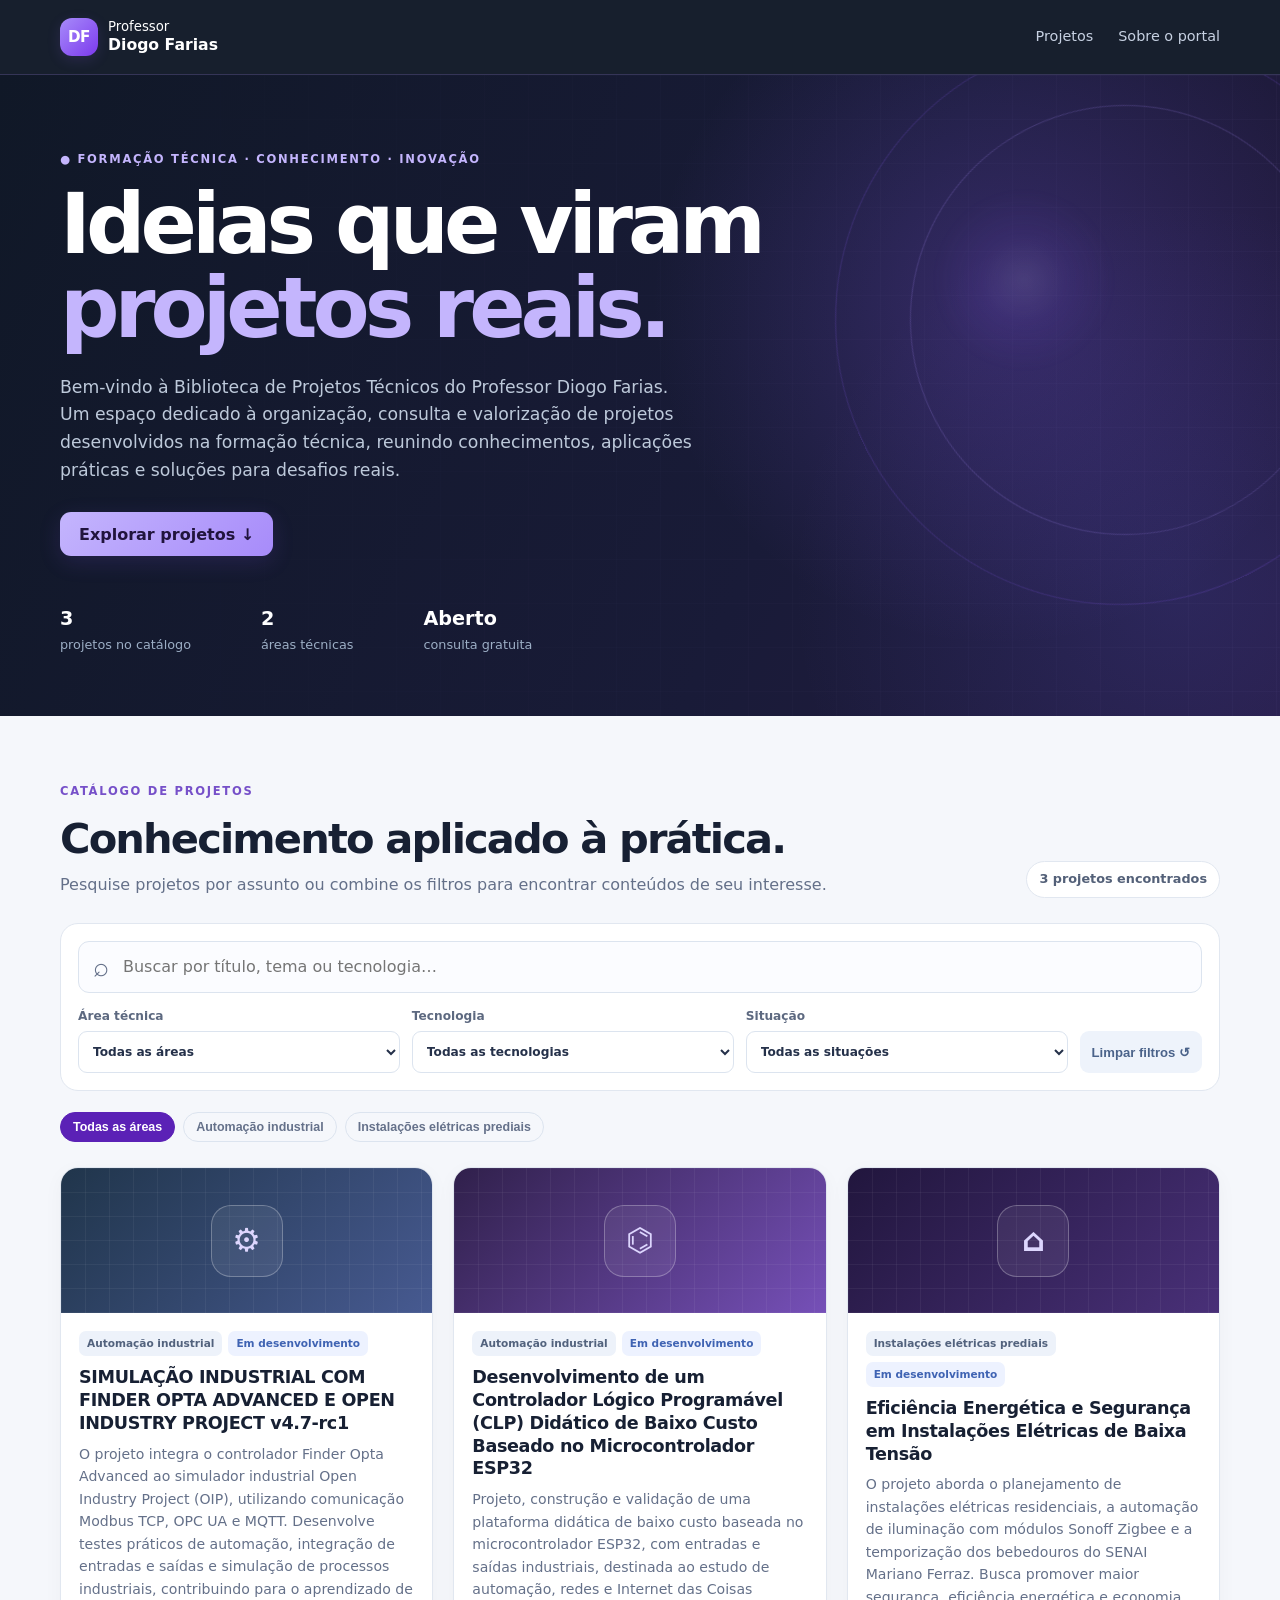
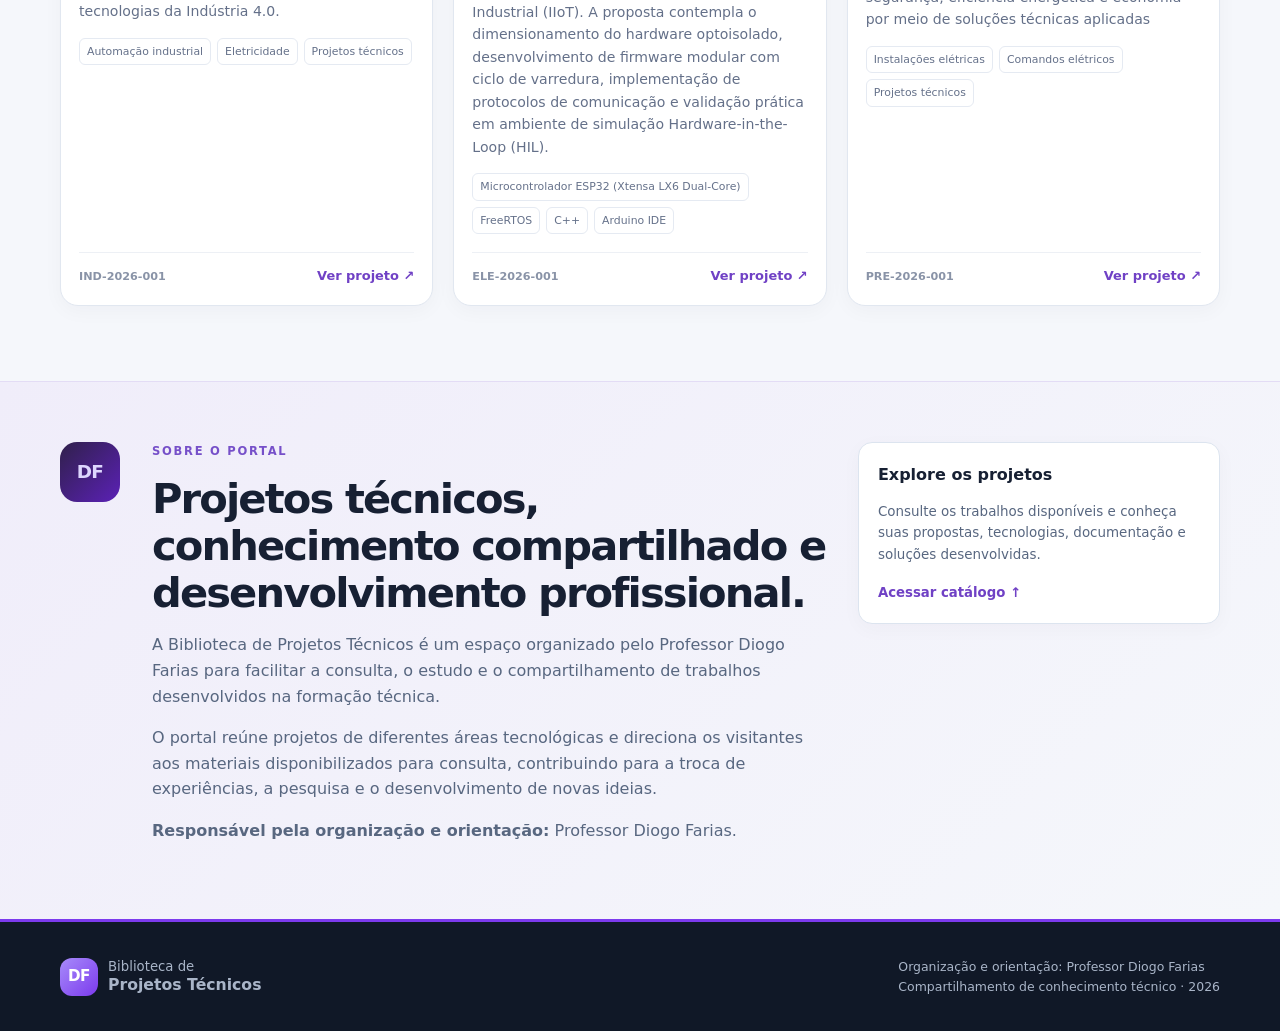
<file: index.html>
<!doctype html>
<html lang="pt-BR">
<head>
  <meta charset="utf-8">
  <meta name="viewport" content="width=device-width, initial-scale=1">

  <meta name="description" content="Biblioteca de Projetos Técnicos organizada pelo Professor Diogo Farias. Consulte projetos de Eletrônica, Automação Industrial e Instalações Elétricas Prediais.">

  <meta name="theme-color" content="#101827">

  <title>Professor Diogo Farias | Biblioteca de Projetos Técnicos</title>

  <link rel="stylesheet" href="css/estilo.css">
  <script src="js/biblioteca.js" defer></script>
</head>

<body>

  <a class="skip" href="#catalogo">Pular para os projetos</a>

  <header class="topbar">
    <div class="wrap nav">

      <a class="brand" href="./" aria-label="Página inicial — Professor Diogo Farias">
        <span class="logo">DF</span>
        <span>
          Professor
          <br>
          <strong>Diogo Farias</strong>
        </span>
      </a>

      <nav aria-label="Navegação principal">
        <a href="#catalogo">Projetos</a>
        <a href="#sobre">Sobre o portal</a>
      </nav>

    </div>
  </header>

  <main>

    <section class="hero">
      <div class="gridbg"></div>

      <div class="wrap hero-inner">

        <p class="eyebrow">
          ● FORMAÇÃO TÉCNICA · CONHECIMENTO · INOVAÇÃO
        </p>

        <h1>
          Ideias que viram
          <br>
          <span>projetos reais.</span>
        </h1>

        <p class="intro">
          Bem-vindo à Biblioteca de Projetos Técnicos do Professor Diogo Farias.
          Um espaço dedicado à organização, consulta e valorização de projetos
          desenvolvidos na formação técnica, reunindo conhecimentos, aplicações
          práticas e soluções para desafios reais.
        </p>

        <a class="btn btn-bright" href="#catalogo">
          Explorar projetos ↓
        </a>

        <div class="stats">

          <div>
            <strong id="total-projetos">—</strong>
            <span>projetos no catálogo</span>
          </div>

          <div>
            <strong id="total-areas">—</strong>
            <span>áreas técnicas</span>
          </div>

          <div>
            <strong>Aberto</strong>
            <span>consulta gratuita</span>
          </div>

        </div>

      </div>

      <div class="ring ring1"></div>
      <div class="ring ring2"></div>

    </section>

    <section class="wrap catalog" id="catalogo">

      <div class="section-head">

        <div>
          <p class="eyebrow light">CATÁLOGO DE PROJETOS</p>

          <h2>Conhecimento aplicado à prática.</h2>

          <p class="muted">
            Pesquise projetos por assunto ou combine os filtros para encontrar
            conteúdos de seu interesse.
          </p>
        </div>

        <span class="count" id="contador-resultados">
          Carregando…
        </span>

      </div>

      <div class="filters-panel">

        <label class="search">
          <span aria-hidden="true">⌕</span>

          <input
            id="busca"
            type="search"
            placeholder="Buscar por título, tema ou tecnologia…"
            autocomplete="off"
          >
        </label>

        <div class="filters">

          <label>
            Área técnica
            <select id="filtro-area">
              <option value="">Todas as áreas</option>
            </select>
          </label>

          <label>
            Tecnologia
            <select id="filtro-tecnologia">
              <option value="">Todas as tecnologias</option>
            </select>
          </label>

          <label>
            Situação
            <select id="filtro-situacao">
              <option value="">Todas as situações</option>
              <option>Em desenvolvimento</option>
              <option>Em avaliação</option>
              <option>Concluído</option>
            </select>
          </label>

          <button class="clear" id="limpar-filtros" type="button">
            Limpar filtros ↺
          </button>

        </div>

      </div>

      <div
        class="chips"
        id="atalhos-areas"
        aria-label="Atalhos por área"
      ></div>

      <div
        class="cards"
        id="grade-projetos"
        aria-live="polite"
      >
        <div class="empty">Carregando catálogo…</div>
      </div>

      <div class="empty hidden" id="sem-resultados">

        <h3>Nenhum projeto encontrado</h3>

        <p>
          Tente outro termo ou remova algum filtro para ampliar sua pesquisa.
        </p>

        <button
          class="btn btn-dark"
          id="limpar-sem-resultados"
          type="button"
        >
          Limpar pesquisa
        </button>

      </div>

    </section>

    <section class="about" id="sobre">

      <div class="wrap about-grid">

        <div class="about-logo">DF</div>

        <div>

          <p class="eyebrow light">SOBRE O PORTAL</p>

          <h2>
            Projetos técnicos, conhecimento compartilhado e desenvolvimento profissional.
          </h2>

          <p>
            A Biblioteca de Projetos Técnicos é um espaço organizado pelo
            Professor Diogo Farias para facilitar a consulta, o estudo e o
            compartilhamento de trabalhos desenvolvidos na formação técnica.
          </p>

          <p>
            O portal reúne projetos de diferentes áreas tecnológicas e
            direciona os visitantes aos materiais disponibilizados para
            consulta, contribuindo para a troca de experiências, a pesquisa
            e o desenvolvimento de novas ideias.
          </p>

          <p>
            <strong>Responsável pela organização e orientação:</strong>
            Professor Diogo Farias.
          </p>

        </div>

        <aside>

          <strong>Explore os projetos</strong>

          <p>
            Consulte os trabalhos disponíveis e conheça suas propostas,
            tecnologias, documentação e soluções desenvolvidas.
          </p>

          <a href="#catalogo">Acessar catálogo ↑</a>

        </aside>

      </div>

    </section>

  </main>

  <footer>

    <div class="wrap footer">

      <a class="brand" href="./">
        <span class="logo">DF</span>

        <span>
          Biblioteca de
          <br>
          <strong>Projetos Técnicos</strong>
        </span>
      </a>

      <p>
        Organização e orientação: Professor Diogo Farias
        <br>
        Compartilhamento de conhecimento técnico ·
        <span id="ano-atual"></span>
      </p>

    </div>

  </footer>

  <noscript>
    <p class="noscript">
      Ative o JavaScript para carregar os projetos e utilizar os filtros.
    </p>
  </noscript>

</body>
</html>
</file>
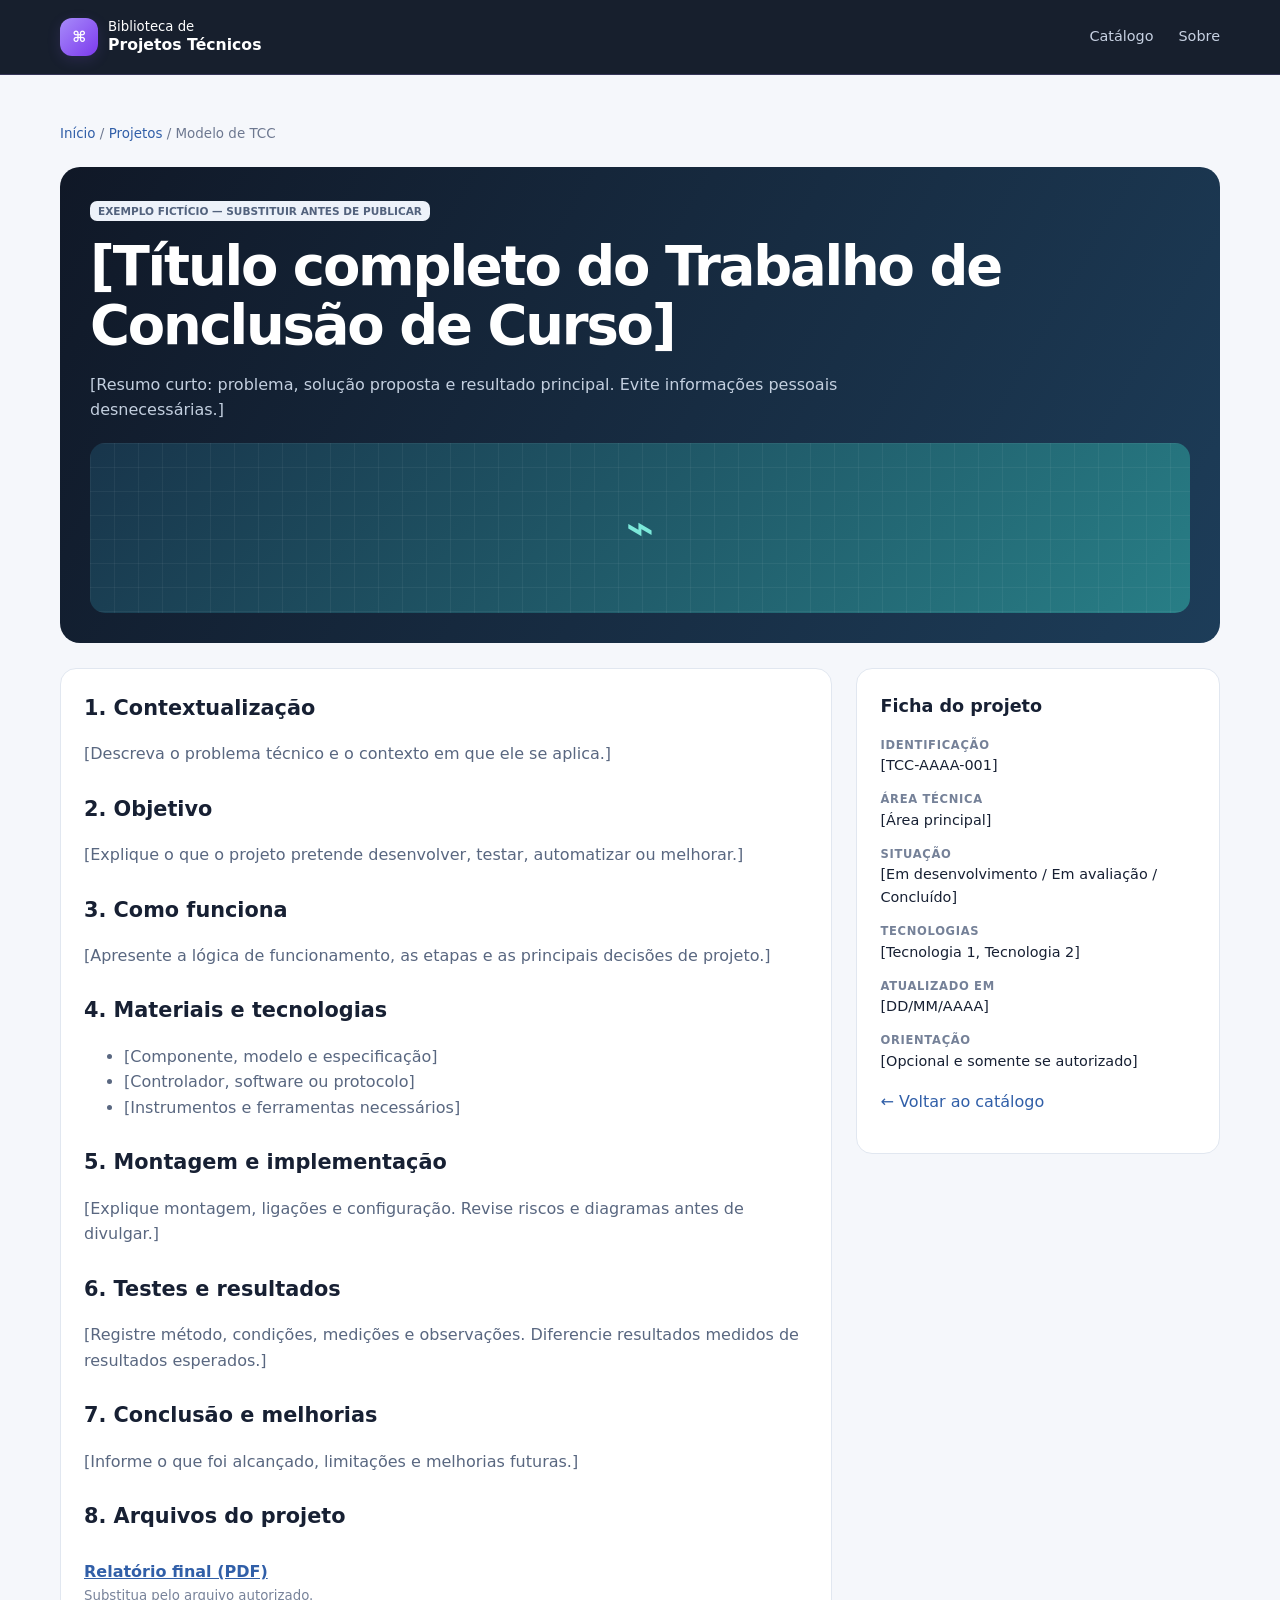
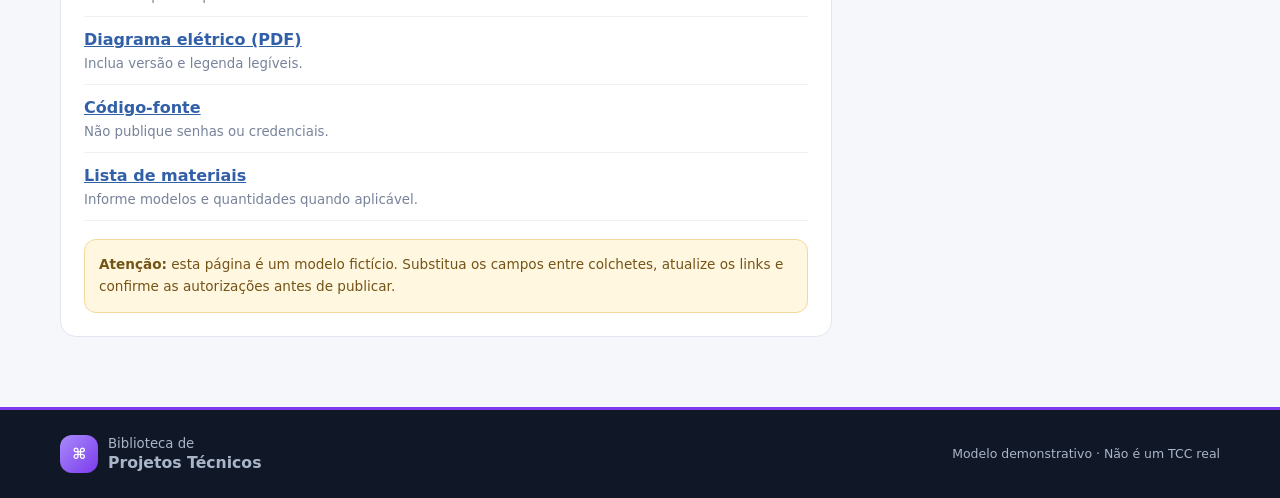
<file: projetos/modelo-tcc/index.html>
<!doctype html>
<html lang="pt-BR"><head><meta charset="utf-8"><meta name="viewport" content="width=device-width,initial-scale=1"><title>Modelo de TCC | Biblioteca de Projetos Técnicos</title><link rel="stylesheet" href="../../css/estilo.css">
<style>
.page{padding:48px 0 70px}.crumb{margin-bottom:22px;color:#6d7890;font-size:.84rem}.crumb a,.back{color:#315fa8;text-decoration:none}.project-head{padding:30px;border-radius:20px;background:linear-gradient(120deg,#101827,#1d3d59);color:white}.project-head h1{margin:16px 0;font-size:clamp(2rem,5vw,3.4rem);line-height:1.08;letter-spacing:-.04em}.project-head p{color:#c3cfdf;max-width:800px}.detail-cover{position:relative;display:grid;place-items:center;min-height:170px;margin-top:20px;overflow:hidden;border-radius:15px;background:linear-gradient(135deg,#18354b,#287e86);color:#7ce9da;font-size:3rem}.detail-cover span{position:relative}.columns{display:grid;grid-template-columns:minmax(0,1.7fr) minmax(240px,.8fr);gap:24px;margin-top:25px}.block,.side{padding:23px;border:1px solid var(--line);border-radius:16px;background:white}.block h2{margin:0 0 10px;font-size:1.3rem}.block h2:not(:first-child){margin-top:26px}.block p,.block li{color:#596780}.side{align-self:start}.side h2{margin-top:0;font-size:1.1rem}.data{display:grid;gap:13px}.data div{display:flex;flex-direction:column}.data dt{color:#758198;font-size:.72rem;font-weight:800;text-transform:uppercase;letter-spacing:.06em}.data dd{margin:0;font-size:.9rem}.files{padding:0;list-style:none}.files li{padding:10px 0;border-bottom:1px solid #edf0f5}.files a{color:#315fa8;font-weight:750}.files small{display:block;color:#78839a}.warning{margin-top:18px;padding:14px;border:1px solid #f1d99e;border-radius:12px;background:#fff7df;color:#745317;font-size:.85rem}@media(max-width:760px){.columns{grid-template-columns:1fr}.project-head{padding:22px}.block,.side{padding:18px}}
</style></head><body>
<header class="topbar"><div class="wrap nav"><a class="brand" href="../../"><span class="logo">⌘</span><span>Biblioteca de<br><strong>Projetos Técnicos</strong></span></a><nav><a href="../../#catalogo">Catálogo</a><a href="../../#sobre">Sobre</a></nav></div></header>
<main class="wrap page"><div class="crumb"><a href="../../">Início</a> / <a href="../../#catalogo">Projetos</a> / Modelo de TCC</div>
<section class="project-head"><span class="pill">EXEMPLO FICTÍCIO — SUBSTITUIR ANTES DE PUBLICAR</span><h1>[Título completo do Trabalho de Conclusão de Curso]</h1><p>[Resumo curto: problema, solução proposta e resultado principal. Evite informações pessoais desnecessárias.]</p><div class="detail-cover"><span>⌁</span></div></section>
<div class="columns"><article class="block">
<h2>1. Contextualização</h2><p>[Descreva o problema técnico e o contexto em que ele se aplica.]</p>
<h2>2. Objetivo</h2><p>[Explique o que o projeto pretende desenvolver, testar, automatizar ou melhorar.]</p>
<h2>3. Como funciona</h2><p>[Apresente a lógica de funcionamento, as etapas e as principais decisões de projeto.]</p>
<h2>4. Materiais e tecnologias</h2><ul><li>[Componente, modelo e especificação]</li><li>[Controlador, software ou protocolo]</li><li>[Instrumentos e ferramentas necessários]</li></ul>
<h2>5. Montagem e implementação</h2><p>[Explique montagem, ligações e configuração. Revise riscos e diagramas antes de divulgar.]</p>
<h2>6. Testes e resultados</h2><p>[Registre método, condições, medições e observações. Diferencie resultados medidos de resultados esperados.]</p>
<h2>7. Conclusão e melhorias</h2><p>[Informe o que foi alcançado, limitações e melhorias futuras.]</p>
<h2>8. Arquivos do projeto</h2><ul class="files"><li><a href="#">Relatório final (PDF)</a><small>Substitua pelo arquivo autorizado.</small></li><li><a href="#">Diagrama elétrico (PDF)</a><small>Inclua versão e legenda legíveis.</small></li><li><a href="#">Código-fonte</a><small>Não publique senhas ou credenciais.</small></li><li><a href="#">Lista de materiais</a><small>Informe modelos e quantidades quando aplicável.</small></li></ul>
<div class="warning"><strong>Atenção:</strong> esta página é um modelo fictício. Substitua os campos entre colchetes, atualize os links e confirme as autorizações antes de publicar.</div>
</article><aside class="side"><h2>Ficha do projeto</h2><dl class="data"><div><dt>Identificação</dt><dd>[TCC-AAAA-001]</dd></div><div><dt>Área técnica</dt><dd>[Área principal]</dd></div><div><dt>Situação</dt><dd>[Em desenvolvimento / Em avaliação / Concluído]</dd></div><div><dt>Tecnologias</dt><dd>[Tecnologia 1, Tecnologia 2]</dd></div><div><dt>Atualizado em</dt><dd>[DD/MM/AAAA]</dd></div><div><dt>Orientação</dt><dd>[Opcional e somente se autorizado]</dd></div></dl><p><a class="back" href="../../#catalogo">← Voltar ao catálogo</a></p></aside></div>
</main><footer><div class="wrap footer"><a class="brand" href="../../"><span class="logo">⌘</span><span>Biblioteca de<br><strong>Projetos Técnicos</strong></span></a><p>Modelo demonstrativo · Não é um TCC real</p></div></footer></body></html>
</file>
<file: css/estilo.css>
/* Biblioteca de Projetos Técnicos */
:root{--bg:#f5f7fb;--ink:#172033;--muted:#647089;--line:#e1e7f0;--dark:#101827;--blue:#5b8cff;--cyan:#54e0d1;--radius:18px}
*{box-sizing:border-box}html{scroll-behavior:smooth;scroll-padding-top:90px}body{margin:0;background:var(--bg);color:var(--ink);font:16px/1.6 Inter,system-ui,-apple-system,"Segoe UI",sans-serif}a{color:inherit}.wrap{width:min(1160px,calc(100% - 40px));margin:auto}.skip{position:absolute;left:-9999px}.skip:focus{left:10px;top:10px;background:white;padding:10px;z-index:30}
.topbar{position:sticky;top:0;z-index:10;background:rgba(16,24,39,.97);color:white;border-bottom:1px solid #ffffff18;backdrop-filter:blur(12px)}.nav{min-height:74px;display:flex;align-items:center;justify-content:space-between;gap:20px}.brand{display:flex;align-items:center;gap:10px;text-decoration:none;font-size:.83rem;line-height:1.25}.brand strong{font-size:.98rem}.logo{display:grid;place-items:center;width:38px;height:38px;border-radius:12px;background:linear-gradient(135deg,var(--cyan),var(--blue));color:var(--dark);font-size:1.6rem;font-weight:900}.nav nav{display:flex;gap:25px;color:#c7d1e2;font-size:.9rem}.nav nav a{text-decoration:none}.nav nav a:hover{color:var(--cyan)}
.hero{position:relative;overflow:hidden;color:white;background:radial-gradient(ellipse at 80% 15%,#3c73dc40,transparent 35%),linear-gradient(115deg,#101827,#14253c 70%,#102d43)}.hero-inner{position:relative;z-index:2;padding:75px 0 60px}.gridbg{position:absolute;inset:0;opacity:.12;background-image:linear-gradient(#78b4dc40 1px,transparent 1px),linear-gradient(90deg,#78b4dc40 1px,transparent 1px);background-size:44px 44px;mask-image:linear-gradient(90deg,transparent,black)}.eyebrow{margin:0 0 15px;color:#75e8da;font-size:.72rem;font-weight:800;letter-spacing:.15em}.hero h1{margin:0;font-size:clamp(2.8rem,6.5vw,5.2rem);line-height:1;letter-spacing:-.06em}.hero h1 span{color:var(--cyan)}.intro{max-width:640px;margin:24px 0 28px;color:#bdc9da;font-size:1.08rem}.btn{display:inline-flex;align-items:center;justify-content:center;gap:10px;min-height:44px;padding:0 19px;border:0;border-radius:11px;font-weight:750;text-decoration:none;cursor:pointer}.btn-bright{background:var(--cyan);color:#102331}.btn-dark{background:var(--dark);color:white}.stats{display:flex;gap:clamp(25px,6vw,70px);margin-top:48px}.stats div{display:flex;flex-direction:column}.stats strong{font-size:1.2rem}.stats span{font-size:.8rem;color:#9caec5}.ring{position:absolute;right:-60px;border:1px solid #54e0d138;border-radius:50%;transform:rotate(-25deg)}.ring1{width:430px;height:430px;top:30px}.ring2{width:570px;height:570px;top:-40px;right:-125px;border-color:#5b8cff30}
.catalog{padding-top:66px;padding-bottom:75px}.section-head{display:flex;align-items:end;justify-content:space-between;gap:20px;margin-bottom:25px}.section-head h2,.about h2{margin:0;font-size:clamp(1.8rem,3.5vw,2.6rem);line-height:1.13;letter-spacing:-.045em}.light{color:#4b6fae}.muted{margin:10px 0 0;color:var(--muted)}.count{white-space:nowrap;padding:7px 12px;border:1px solid var(--line);border-radius:999px;background:white;color:#536078;font-size:.8rem;font-weight:700}.filters-panel{padding:17px;background:white;border:1px solid var(--line);border-radius:var(--radius)}.search{display:flex;align-items:center;gap:12px;min-height:52px;padding:0 14px;border:1px solid #dce4ef;border-radius:11px;background:#fbfcff}.search:focus-within{border-color:#7a9cff;box-shadow:0 0 0 3px #5b8cff20}.search span{font-size:1.7rem;color:#647089}.search input{flex:1;min-width:0;border:0;outline:0;background:transparent;color:var(--ink);font:inherit}.filters{display:grid;grid-template-columns:repeat(3,minmax(0,1fr)) auto;gap:12px;align-items:end;margin-top:14px}.filters label{display:flex;flex-direction:column;gap:5px;color:#5d6980;font-size:.76rem;font-weight:750}.filters select{width:100%;min-height:42px;padding:0 10px;border:1px solid #dce4ef;border-radius:9px;background:white;color:#25314a;font:inherit}.clear{min-height:42px;padding:0 12px;border:0;border-radius:9px;background:#eef3fb;color:#4b638a;font-size:.82rem;font-weight:750}.chips{display:flex;flex-wrap:wrap;gap:8px;margin:21px 0 25px}.chip{padding:7px 12px;border:1px solid #dce4ef;border-radius:999px;background:transparent;color:#65718a;font-size:.78rem;font-weight:700}.chip:hover,.chip.active{background:#17243a;border-color:#17243a;color:white}
.cards{display:grid;grid-template-columns:repeat(3,minmax(0,1fr));gap:20px}.project-card{display:flex;flex-direction:column;min-width:0;overflow:hidden;background:white;border:1px solid var(--line);border-radius:var(--radius);box-shadow:0 5px 20px #12203a09;transition:transform .2s,box-shadow .2s}.project-card:hover{transform:translateY(-4px);box-shadow:0 14px 38px #12203a14}.cover{position:relative;display:grid;place-items:center;min-height:145px;overflow:hidden;background:linear-gradient(135deg,#17243a,#23476b);color:white}.cover:before,.detail-cover:before{content:"";position:absolute;inset:0;opacity:.28;background-image:linear-gradient(#ffffff30 1px,transparent 1px),linear-gradient(90deg,#ffffff30 1px,transparent 1px);background-size:24px 24px}.symbol{position:relative;display:grid;place-items:center;width:72px;height:72px;border:1px solid #ffffff45;border-radius:20px;background:#ffffff15;color:#75e8da;font-size:2rem;font-weight:800}.sample{position:absolute;top:12px;left:12px;padding:4px 7px;border:1px solid #ffffff40;border-radius:6px;background:#0a142c80;font-size:.61rem;font-weight:850;letter-spacing:.05em}.c2{background:linear-gradient(135deg,#123c42,#237b78)}.c3{background:linear-gradient(135deg,#33264f,#6356a4)}.c4{background:linear-gradient(135deg,#53331e,#a76a3c)}.c5{background:linear-gradient(135deg,#1d344f,#3970a5)}.c6{background:linear-gradient(135deg,#243b31,#54876b)}
.card-body{display:flex;flex:1;flex-direction:column;padding:18px}.meta{display:flex;flex-wrap:wrap;gap:6px;margin-bottom:10px}.pill{padding:4px 8px;border-radius:7px;background:#edf2fa;color:#52627d;font-size:.66rem;font-weight:800}.status{background:#eaf7f2;color:#18785f}.status.review{background:#fff5df;color:#8b6419}.status.progress{background:#edf2ff;color:#3f63b3}.card-body h3{margin:0 0 8px;font-size:1.1rem;line-height:1.3;letter-spacing:-.02em}.card-body p{margin:0;color:var(--muted);font-size:.88rem}.tags{display:flex;flex-wrap:wrap;gap:6px;margin:15px 0 18px}.tag{padding:4px 7px;border:1px solid #e5eaf2;border-radius:6px;color:#65718a;font-size:.68rem}.card-foot{display:flex;justify-content:space-between;align-items:center;gap:10px;margin-top:auto;padding-top:13px;border-top:1px solid #edf0f5}.project-id{color:#8993a7;font-size:.7rem;font-weight:750}.project-link{color:#315fa8;text-decoration:none;font-size:.81rem;font-weight:800}.project-link:hover{text-decoration:underline}.note{margin-top:25px;color:#758198;font-size:.78rem}.empty{padding:38px 20px;text-align:center;color:var(--muted);background:white;border:1px dashed #cdd7e5;border-radius:var(--radius)}.empty h3{margin:0 0 5px;color:var(--ink)}.empty p{margin:5px 0 15px}.hidden{display:none!important}
.about{padding:60px 0;background:#eaf0f8;border-top:1px solid #dfe7f1}.about-grid{display:grid;grid-template-columns:65px minmax(0,1.5fr) minmax(210px,.8fr);gap:27px;align-items:start}.about-logo{display:grid;place-items:center;width:60px;height:60px;border-radius:17px;background:#17243a;color:var(--cyan);font-size:2rem;font-weight:900}.about p:not(.eyebrow){color:#586780}.about aside{padding:19px;background:white;border:1px solid #dce4ef;border-radius:14px}.about aside p{font-size:.84rem}.about aside a{color:#315fa8;font-size:.83rem;font-weight:800;text-decoration:none}footer{padding:22px 0;background:#101827;color:#a9b5c8}.footer{display:flex;justify-content:space-between;align-items:center;gap:20px}.footer p{font-size:.78rem}.noscript{padding:15px;background:#fff0d2;color:#694b13;text-align:center}
@media(max-width:900px){.cards{grid-template-columns:repeat(2,minmax(0,1fr))}.filters{grid-template-columns:repeat(2,minmax(0,1fr))}.clear{grid-column:span 2}.about-grid{grid-template-columns:55px 1fr}.about aside{grid-column:2}}
@media(max-width:600px){.wrap{width:calc(100% - 28px)}.nav{min-height:66px}.nav nav{gap:13px;font-size:.8rem}.nav nav a:last-child{display:none}.brand{font-size:.76rem}.logo{width:33px;height:33px}.hero-inner{padding:52px 0 42px}.hero h1{font-size:clamp(2.55rem,13vw,3.8rem)}.intro{font-size:.96rem}.stats{gap:19px;margin-top:36px}.stats strong{font-size:1rem}.stats span{font-size:.68rem}.catalog{padding:43px 0 50px}.section-head{align-items:start;flex-direction:column;gap:12px}.section-head h2{font-size:1.9rem}.filters-panel{padding:12px}.filters{grid-template-columns:1fr}.clear{grid-column:auto}.cards{grid-template-columns:1fr;gap:14px}.cover{min-height:128px}.about-grid{grid-template-columns:1fr;gap:15px}.about aside{grid-column:auto}.about-logo{width:51px;height:51px}.footer{align-items:flex-start;flex-direction:column;gap:10px}.footer p{margin:0}}

/* =========================================
   IDENTIDADE VISUAL — PROFESSOR DIOGO FARIAS
   ========================================= */

:root {
  --blue: #8b5cf6;
  --cyan: #c4b5fd;
}

/* Marca e identidade do professor */
.logo {
  background: linear-gradient(135deg, #a78bfa, #7c3aed);
  color: #ffffff;
  font-size: 0.95rem;
  letter-spacing: -0.04em;
  box-shadow: 0 4px 14px #8b5cf625;
}

/* Cabeçalho */
.topbar {
  background: rgba(16, 24, 39, 0.97);
  border-bottom: 1px solid #a78bfa35;
}

.nav nav a {
  transition: color 0.2s ease;
}

.nav nav a:hover {
  color: #c4b5fd;
}

/* Apresentação principal */
.hero {
  background:
    radial-gradient(ellipse at 82% 15%, #8b5cf635, transparent 38%),
    linear-gradient(115deg, #101827, #19213b 68%, #30204b);
}

.eyebrow {
  color: #c4b5fd;
}

.hero h1 span {
  color: #c4b5fd;
}

.btn-bright {
  background: linear-gradient(135deg, #c4b5fd, #a78bfa);
  color: #21143d;
  box-shadow: 0 6px 22px #8b5cf625;
  transition: transform 0.2s ease, box-shadow 0.2s ease;
}

.btn-bright:hover {
  transform: translateY(-2px);
  box-shadow: 0 10px 28px #8b5cf640;
}

/* Elementos gráficos de fundo */
.ring {
  border-color: #a78bfa35;
}

.ring2 {
  border-color: #8b5cf630;
}

/* Títulos das seções */
.light {
  color: #7650c9;
}

/* Campo de pesquisa */
.search:focus-within {
  border-color: #8b5cf6;
  box-shadow: 0 0 0 3px #8b5cf620;
}

/* Botões de filtros */
.clear {
  transition: background 0.2s ease, color 0.2s ease;
}

.clear:hover {
  background: #ede9fe;
  color: #6d28d9;
}

.chip:hover,
.chip.active {
  background: #5b21b6;
  border-color: #5b21b6;
  color: #ffffff;
}

/* Cartões de projetos */
.project-card {
  transition:
    transform 0.2s ease,
    box-shadow 0.2s ease,
    border-color 0.2s ease;
}

.project-card:hover {
  border-color: #c4b5fd;
  box-shadow: 0 14px 38px #5b21b618;
}

.cover {
  background: linear-gradient(135deg, #21163d, #493078);
}

.symbol {
  color: #ddd6fe;
  background: #ffffff12;
}

.c2 {
  background: linear-gradient(135deg, #20354b, #475a91);
}

.c3 {
  background: linear-gradient(135deg, #30204b, #7650b8);
}

/* Links para os projetos */
.project-link {
  color: #7041c5;
}

.project-link:hover {
  color: #4c1d95;
}

/* Seção sobre o portal */
.about {
  background: linear-gradient(135deg, #f0edfa, #f5f7fb);
  border-top: 1px solid #e3dcf5;
}

.about-logo {
  background: linear-gradient(135deg, #30204b, #5b21b6);
  color: #ddd6fe;
  font-size: 1.15rem;
  letter-spacing: -0.04em;
}

.about aside {
  box-shadow: 0 5px 20px #30204b08;
}

.about aside a {
  color: #7041c5;
}

.about aside a:hover {
  color: #4c1d95;
}

/* Rodapé profissional */
footer {
  background: #101827;
  border-top: 3px solid #7c3aed;
}

footer .logo {
  box-shadow: none;
}

/* Acessibilidade: foco visível no teclado */
a:focus-visible,
button:focus-visible,
select:focus-visible,
input:focus-visible {
  outline: 3px solid #a78bfa;
  outline-offset: 3px;
}

/* Respeita a preferência por menos animações */
@media (prefers-reduced-motion: reduce) {
  html {
    scroll-behavior: auto;
  }

  *,
  *::before,
  *::after {
    transition-duration: 0.01ms !important;
    animation-duration: 0.01ms !important;
  }
}


/* ==========================================
   ENGENHARIA DIGITAL ABSTRATA
   Professor Diogo Farias
   ========================================== */

/* Profundidade e iluminação do painel inicial */
.hero {
  isolation: isolate;
  background:
    radial-gradient(
      circle at 78% 35%,
      rgba(139, 92, 246, 0.24),
      transparent 32%
    ),
    radial-gradient(
      circle at 92% 80%,
      rgba(99, 102, 241, 0.16),
      transparent 30%
    ),
    linear-gradient(115deg, #101827, #191b38 62%, #251b42);
}

/* Grade técnica em movimento */
.gridbg {
  opacity: 0.20;
  background-image:
    linear-gradient(rgba(196, 181, 253, 0.15) 1px, transparent 1px),
    linear-gradient(90deg, rgba(196, 181, 253, 0.15) 1px, transparent 1px);
  background-size: 44px 44px;
  animation: grade-digital 28s linear infinite;
}

/* Anéis digitais com movimento lento */
.ring {
  pointer-events: none;
  will-change: transform, opacity;
}

.ring1 {
  animation: pulso-digital 9s ease-in-out infinite;
}

.ring2 {
  animation: orbita-digital 18s ease-in-out infinite;
}

/* Pontos de luz decorativos */
.hero::after {
  content: "";
  position: absolute;
  z-index: 1;
  top: 18%;
  right: 13%;
  width: 180px;
  height: 180px;
  border-radius: 50%;
  pointer-events: none;
  background: radial-gradient(
    circle,
    rgba(196, 181, 253, 0.14) 0%,
    rgba(139, 92, 246, 0.07) 35%,
    transparent 72%
  );
  filter: blur(3px);
  animation: brilho-digital 7s ease-in-out infinite;
}

/* Mantém o conteúdo acima dos elementos decorativos */
.hero-inner {
  z-index: 2;
}

/* Animações suaves */
@keyframes grade-digital {
  from {
    background-position: 0 0;
  }

  to {
    background-position: 44px 44px;
  }
}

@keyframes pulso-digital {
  0%, 100% {
    opacity: 0.55;
    transform: rotate(-25deg) scale(0.98);
  }

  50% {
    opacity: 1;
    transform: rotate(-22deg) scale(1.03);
  }
}

@keyframes orbita-digital {
  0%, 100% {
    opacity: 0.45;
    transform: rotate(-25deg) scale(1);
  }

  50% {
    opacity: 0.85;
    transform: rotate(-19deg) scale(1.035);
  }
}

@keyframes brilho-digital {
  0%, 100% {
    opacity: 0.45;
    transform: scale(0.9);
  }

  50% {
    opacity: 1;
    transform: scale(1.12);
  }
}

/* Adaptação para celulares */
@media (max-width: 600px) {
  .hero::after {
    top: 12%;
    right: -55px;
    width: 140px;
    height: 140px;
  }

  .gridbg {
    background-size: 32px 32px;
  }
}

/* Respeita quem prefere movimento reduzido */
@media (prefers-reduced-motion: reduce) {
  .gridbg,
  .ring1,
  .ring2,
  .hero::after {
    animation: none !important;
  }
}
</file>
